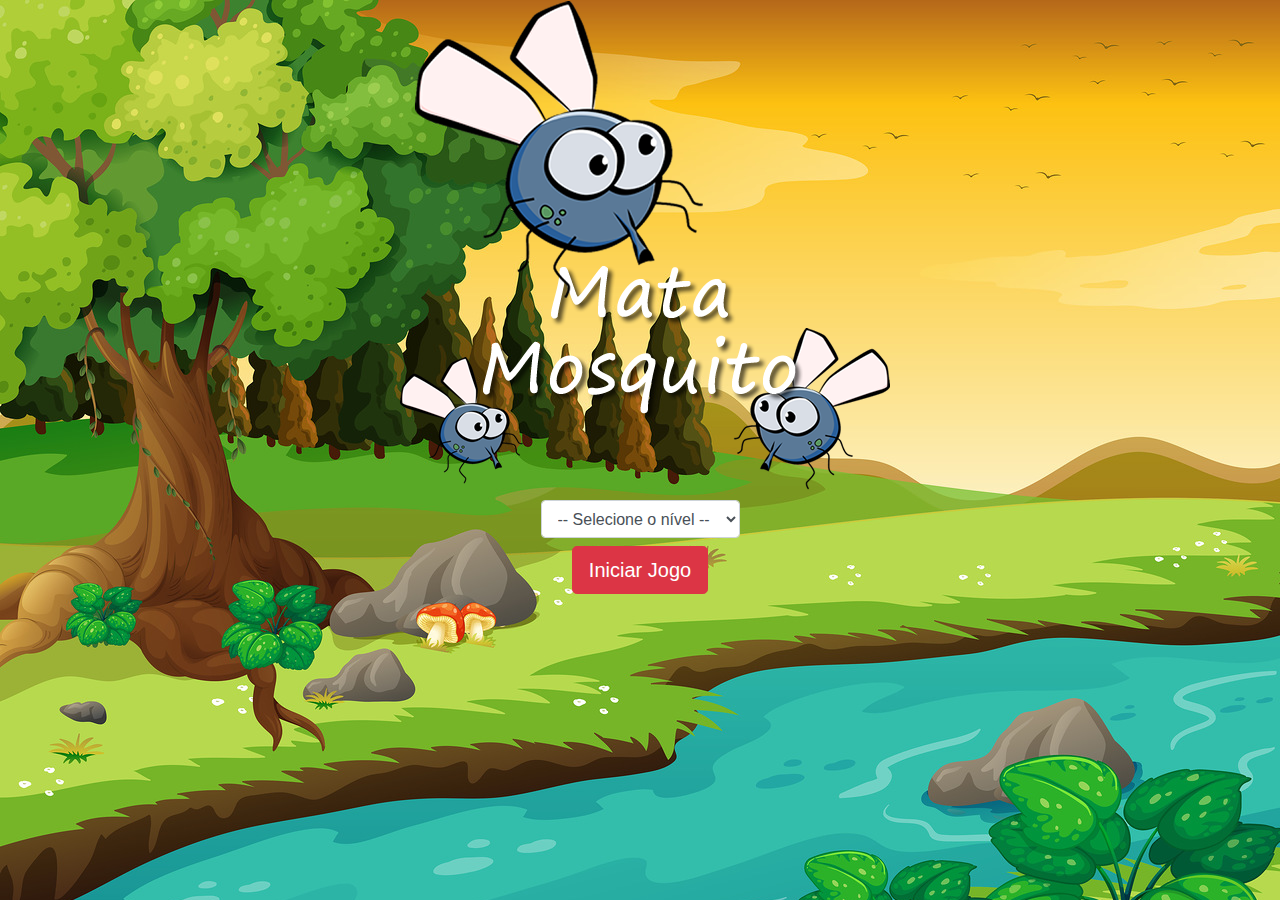
<file: index.html>
<!DOCTYPE html>
<html>
	<head>
		<title></title>
		<meta charset="UTF-8" />
		<link rel="stylesheet" href="https://maxcdn.bootstrapcdn.com/bootstrap/4.0.0/css/bootstrap.min.css" integrity="sha384-Gn5384xqQ1aoWXA+058RXPxPg6fy4IWvTNh0E263XmFcJlSAwiGgFAW/dAiS6JXm" crossorigin="anonymous">

		<link rel="stylesheet" href="estilo.css" />

		<script>
			function iniciarJogo() {
				var nivel = document.getElementById('nivel').value

				if(nivel === '') {
					alert('Selecione um nível para iniciar o jogo')
					return false
				}

				window.location.href = "app.html?" + nivel

			}
		</script>
	</head>
	<body>

		<div class="container">
			<div class="row">
				<div class="col">
					<div class="d-flex justify-content-center">
						<img src="game.png" />
					</div>
				</div>
			</div>

			<div class="row">
				<div class="col">
					<div class="d-flex justify-content-center">
						<div class="mb-2">
							<select class="form-control" id="nivel">
								<option value="">-- Selecione o nível --</option>
								<option value="normal">Normal</option>
								<option value="dificil">Difícil</option>
								<option value="chucknorris">Chuck Norris</option>
							</select>
						</div>
					</div>
				</div>
			</div>


			<div class="row">
				<div class="col">
					<div class="d-flex justify-content-center">
						<button type="button" class="btn btn-danger btn-lg" onclick="iniciarJogo()" >Iniciar Jogo</button>
					</div>
				</div>
			</div>
		</div>

	</body>
</html>
</file>
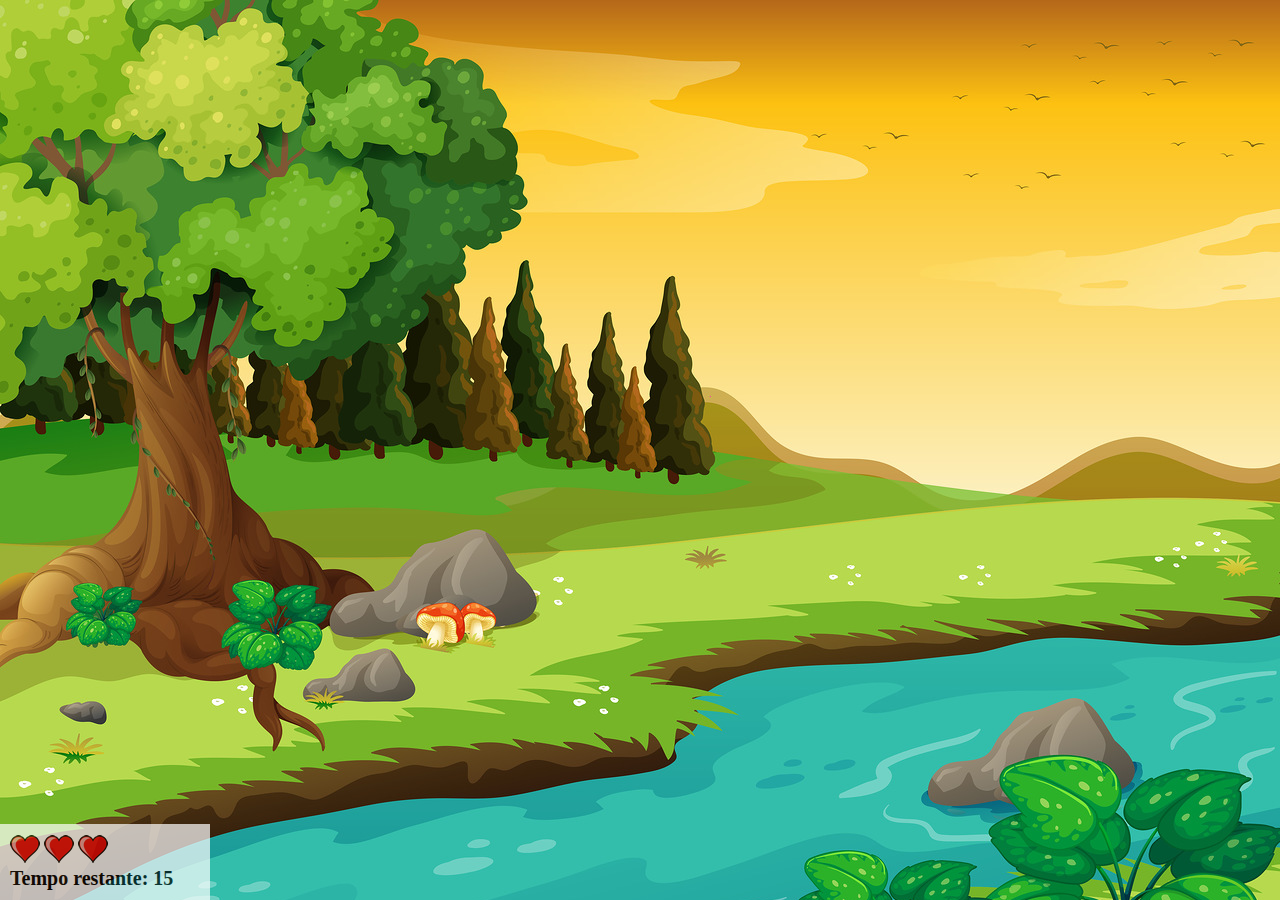
<file: app.html>
<!DOCTYPE html>
<html>
	<head>
		<title></title>
		<meta charset="UTF-8" />
		<link rel="stylesheet" href="estilo.css" />
		<script src="jogo.js"></script>
	</head>
	<body onresize="ajustaTamanhoPalcoJogo()">

		<div class="painel">
			<div class="vidas">
				<img id="v1" src="coracao_cheio.png" />
				<img id="v2" src="coracao_cheio.png" />
				<img id="v3" src="coracao_cheio.png" />
			</div>

			<div class="cronometro">Tempo restante: <span id="cronometro"></span></div>
		</div>

		<script>
			document.getElementById('cronometro').innerHTML = tempo

			var criaMosca = setInterval(function() { 
				posicaoRandomica()
			}, criaMosquitoTempo)
		</script>
	</body>
</html>
</file>
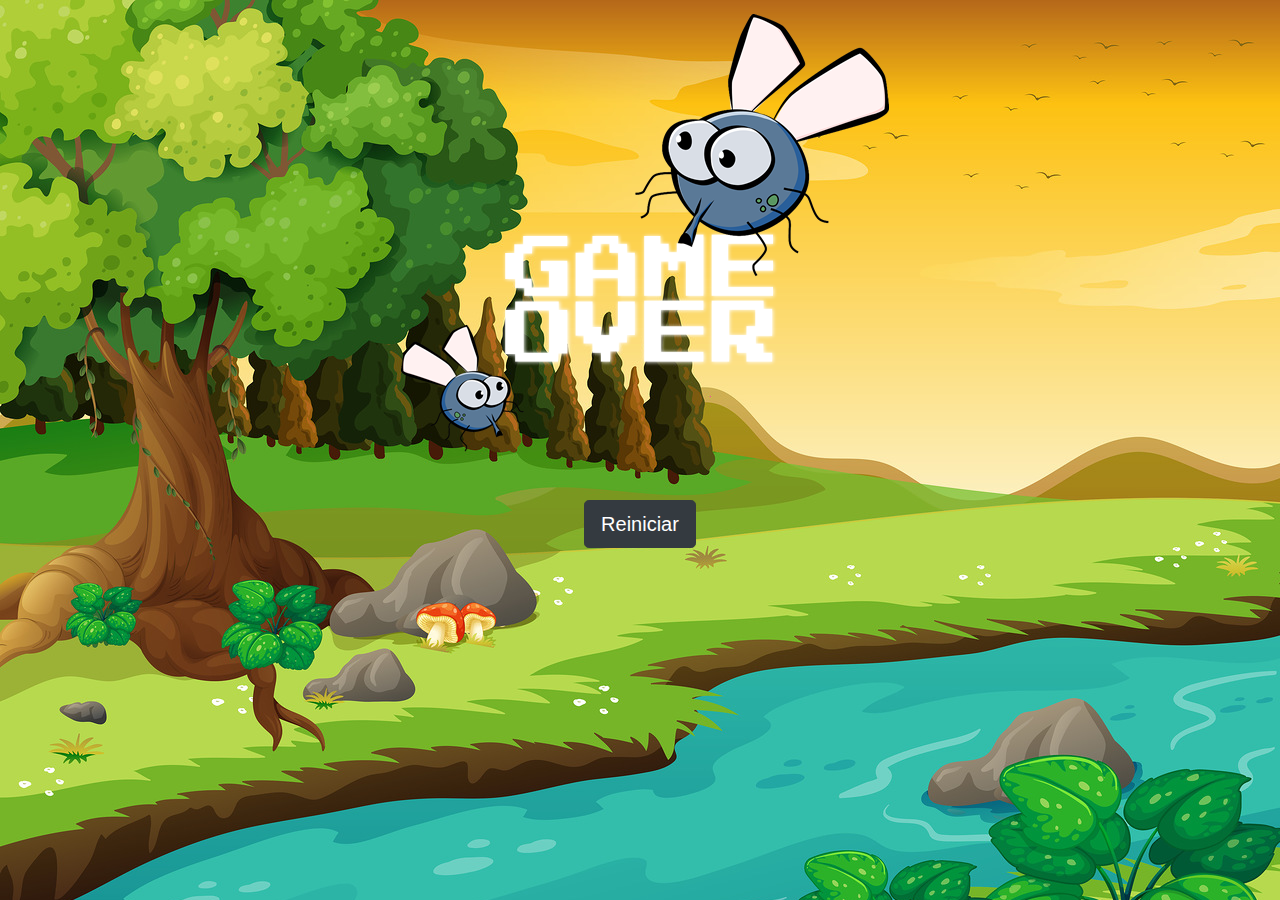
<file: fim_de_jogo.html>
<!DOCTYPE html>
<html>
	<head>
		<title></title>
		<meta charset="UTF-8" />

		<link rel="stylesheet" href="https://maxcdn.bootstrapcdn.com/bootstrap/4.0.0/css/bootstrap.min.css" integrity="sha384-Gn5384xqQ1aoWXA+058RXPxPg6fy4IWvTNh0E263XmFcJlSAwiGgFAW/dAiS6JXm" crossorigin="anonymous">

		<link rel="stylesheet" href="estilo.css" />
	</head>
	<body>

		<div class="container">
			<div class="row">
				<div class="col">
					<div class="d-flex justify-content-center">
						<img src="game_over.png" />
					</div>
				</div>
			</div>


			<div class="row">
				<div class="col">
					<div class="d-flex justify-content-center">
						<button type="button" class="btn btn-dark btn-lg" onclick="window.location.href = 'index.html' ">Reiniciar</button>
					</div>
				</div>
			</div>
		</div>

	</body>
</html>
</file>
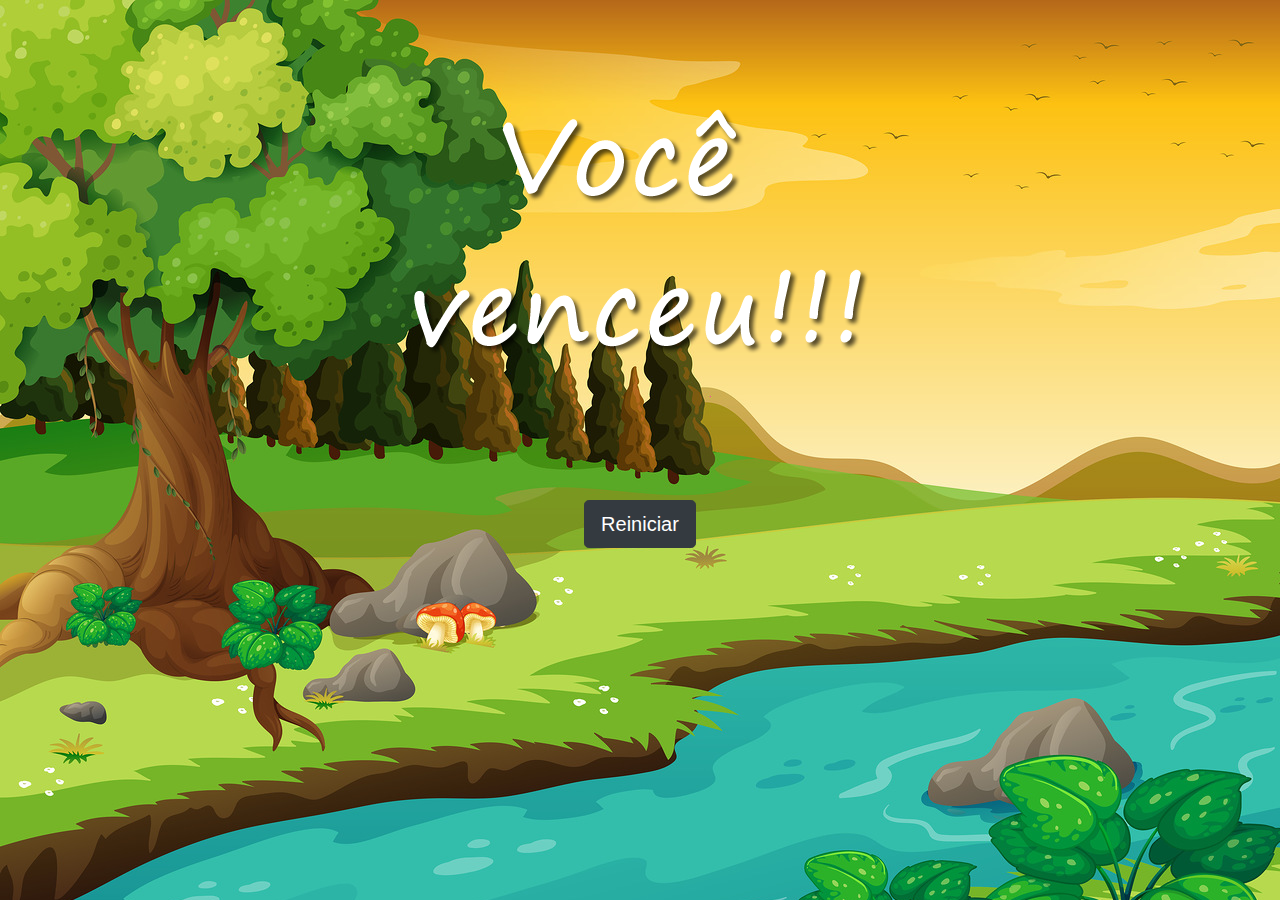
<file: vitoria.html>
<!DOCTYPE html>
<html>
	<head>
		<title></title>
		<meta charset="UTF-8" />

		<link rel="stylesheet" href="https://maxcdn.bootstrapcdn.com/bootstrap/4.0.0/css/bootstrap.min.css" integrity="sha384-Gn5384xqQ1aoWXA+058RXPxPg6fy4IWvTNh0E263XmFcJlSAwiGgFAW/dAiS6JXm" crossorigin="anonymous">

		<link rel="stylesheet" href="estilo.css" />
	</head>
	<body>

		<div class="container">
			<div class="row">
				<div class="col">
					<div class="d-flex justify-content-center">
						<img src="vitoria.png" />
					</div>
				</div>
			</div>


			<div class="row">
				<div class="col">
					<div class="d-flex justify-content-center">
						<button type="button" class="btn btn-dark btn-lg" onclick="window.location.href = 'index.html' ">Reiniciar</button>
					</div>
				</div>
			</div>
		</div>

	</body>
</html>
</file>
<file: estilo.css>
html {
	cursor: url(mata_mosquito.png) 30 30, auto;
}

body {
	background-image: url(bg.jpg);
	background-repeat: no-repeat;
	background-size: 100%;
}

.mosquito1 {
	width: 50px;
	height: 50px;
}

.mosquito2 {
	width: 70px;
	height: 70px;
}

.mosquito3 {
	width: 90px;
	height: 90px;
}

.ladoA {
	transform: scaleX(1);
}

.ladoB {
	transform: scaleX(-1);
}

.painel {
	position: absolute;
	width: 190px;
	padding: 10px;
	left: 0px;
	bottom: 0px;
	border-top:solid 1px #fff;
	background-color: #fff;
	opacity: 0.7
}

.vidas {
	float: left;
}

.cronometro {
	float: left;
	font-size: 20px;
	font-weight: bold;
}
</file>
